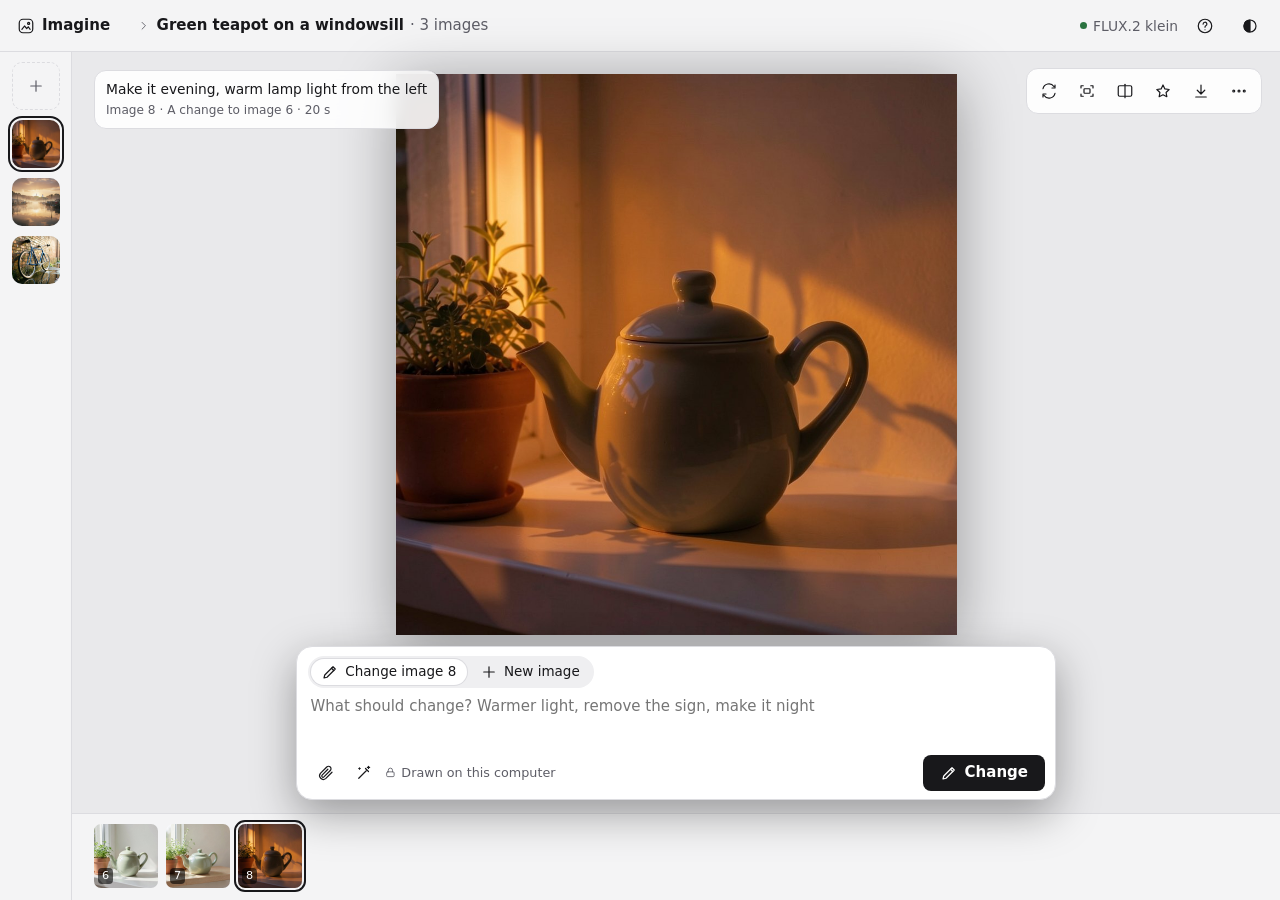
<file: assets/studio-direction/canvas.html>
<!doctype html>
<html lang="en">
<head>
<meta charset="utf-8">
<meta name="viewport" content="width=device-width, initial-scale=1">
<title>Studio: Canvas</title>
<link rel="stylesheet" href="base.css">
<style>
  /* Canvas: the image owns the window. Threads are a strip of pictures on the left, the thread's images
     a film strip at the bottom, and the writing box floats over the foot of the image. */
  body { display: grid; grid-template-columns: 72px minmax(0, 1fr); grid-template-rows: 52px minmax(0, 1fr); height: 100vh; overflow: hidden; }
  header { grid-column: 1 / -1; display: flex; align-items: center; gap: .6em; padding: 0 .8em 0 1.1em; border-bottom: 1px solid var(--line); background: var(--bg); }
  header .logo { display: flex; align-items: center; gap: .5em; font-weight: 650; }
  header .crumb { color: var(--soft); display: flex; align-items: center; gap: .4em; margin-left: 1.2em; }
  header .crumb b { color: var(--text); font-weight: 600; }
  header .crumb svg { width: .9em; height: .9em; }
  .rail { border-right: 1px solid var(--line); padding: 10px 0; display: flex; flex-direction: column; align-items: center; gap: 10px; overflow: auto; }
  .rail button { width: 48px; height: 48px; padding: 0; border-radius: 10px; overflow: hidden; outline-offset: 2px; justify-content: center; }
  .rail button img { width: 100%; height: 100%; object-fit: cover; }
  .rail button[aria-current=true] { outline: 2px solid var(--sel); }
  .rail .new { border: 1.5px dashed var(--line); color: var(--soft); }
  main { position: relative; background: var(--canvas); display: grid; grid-template-rows: minmax(0, 1fr) auto; min-height: 0; }
  .stage { position: relative; min-height: 0; }
  /* The picture's box stops above the floating writing box, so nothing ever covers the image. */
  .pic { position: absolute; inset: 22px 28px 178px; }
  .pic img { width: 100%; height: 100%; object-fit: contain; display: block; filter: drop-shadow(0 10px 30px rgba(0,0,0,.35)); }
  .tools-float { position: absolute; top: 16px; right: 18px; display: flex; gap: 2px; background: color-mix(in srgb, var(--panel) 88%, transparent);
                 backdrop-filter: blur(10px); border: 1px solid var(--line); border-radius: 12px; padding: 4px; }
  .caption { position: absolute; top: 18px; left: 22px; max-width: min(46ch, 40%); background: color-mix(in srgb, var(--panel) 88%, transparent);
             backdrop-filter: blur(10px); border: 1px solid var(--line); border-radius: 12px; padding: .6em .8em; font-size: .92em; }
  .caption .hint { display: block; margin-top: .2em; }
  .film { display: flex; gap: 8px; padding: 10px 22px 12px; border-top: 1px solid var(--line); background: var(--bg); overflow-x: auto; align-items: center; }
  .film button { padding: 0; height: 64px; border-radius: 7px; overflow: hidden; position: relative; flex: none; outline-offset: 2px; }
  .film button img { height: 100%; display: block; }
  .film button[aria-current=true] { outline: 2px solid var(--sel); }
  .film .n { position: absolute; left: 4px; bottom: 4px; font-size: .75em; padding: 0 .35em; border-radius: 4px; background: rgba(0,0,0,.6); color: #fff; }
  .box { position: absolute; left: 50%; bottom: 100px; transform: translateX(-50%); width: min(760px, calc(100% - 48px));
         background: var(--panel); border: 1px solid var(--line); border-radius: 16px; padding: .6em .7em .55em; box-shadow: 0 14px 44px rgba(0,0,0,.35); }
  .box .tools { display: flex; align-items: center; gap: 2px; }
  @media (max-width: 760px) {
    body { grid-template-columns: 1fr; grid-template-rows: 52px auto minmax(0, 1fr); }
    .rail { flex-direction: row; border-right: 0; border-bottom: 1px solid var(--line); padding: 8px 12px; justify-content: flex-start; }
    header .crumb, .caption { display: none; }
    .pic { inset: 60px 10px 190px; }
    .tools-float { top: 10px; right: 10px; }
    .box { bottom: 94px; }
  }
</style>
</head>
<body>
<script src="data.js"></script>
<script src="common.js"></script>
<header></header>
<nav class="rail" id="rail" aria-label="Threads"></nav>
<main>
  <div class="stage" id="stage"></div>
  <div class="film tip-up" id="film" aria-label="Images in this thread"></div>
  <form class="box tip-up" id="box" onsubmit="return false"></form>
</main>
<script>
document.querySelector('header').innerHTML = `<span class="logo">${icon('logo')}Imagine</span><span class="crumb" id="crumb"></span>
  <span style="flex:1"></span><span class="model"><span class="dot"></span>FLUX.2 klein</span>
  <button class="icon" data-tip="How this works">${icon('help')}</button><button class="icon" data-tip="Light or dark" onclick="toggleTheme()">${icon('theme')}</button>`;
function draw() {
  const t = thread(), c = current();
  $('crumb').innerHTML = `${icon('chev')}<b>${esc(t.title)}</b><span>· ${t.imgs.length} images</span>`;
  $('rail').innerHTML = `<button class="new" data-tip="New thread">${icon('plus')}</button>` + THREADS.map(x =>
    `<button aria-current="${x.id === t.id}" data-tip="${esc(x.title)}" onclick="openThread('${x.id}')"><img src="${x.imgs[x.imgs.length - 1].url}" alt=""></button>`).join('');
  $('stage').innerHTML = `<div class="pic"><img src="${c.url}" alt="${esc(c.prompt)}"></div>
    <div class="caption">${esc(c.prompt)}<span class="hint">Image ${c.id} · ${how(c)} · ${c.secs} s</span></div>
    <div class="tools-float">
      <button class="icon" data-tip="Try again">${icon('again')}</button><button class="icon" data-tip="Mark an area">${icon('area')}</button>
      ${c.parent ? `<button class="icon" data-tip="Compare with image ${c.parent}">${icon('split')}</button>` : ''}
      <button class="icon" data-tip="Star">${icon('star')}</button><button class="icon" data-tip="Save">${icon('down')}</button>
      <button class="icon" data-tip="More">${icon('more')}</button></div>`;
  $('film').innerHTML = t.imgs.map(i => `<button aria-current="${i.id === c.id}" aria-label="Image ${i.id}" onclick="pick(${i.id})"><img src="${i.url}" alt=""><span class="n">${i.id}</span></button>`).join('');
  $('box').innerHTML = composer();
}
draw();
</script>
</body>
</html>
</file>
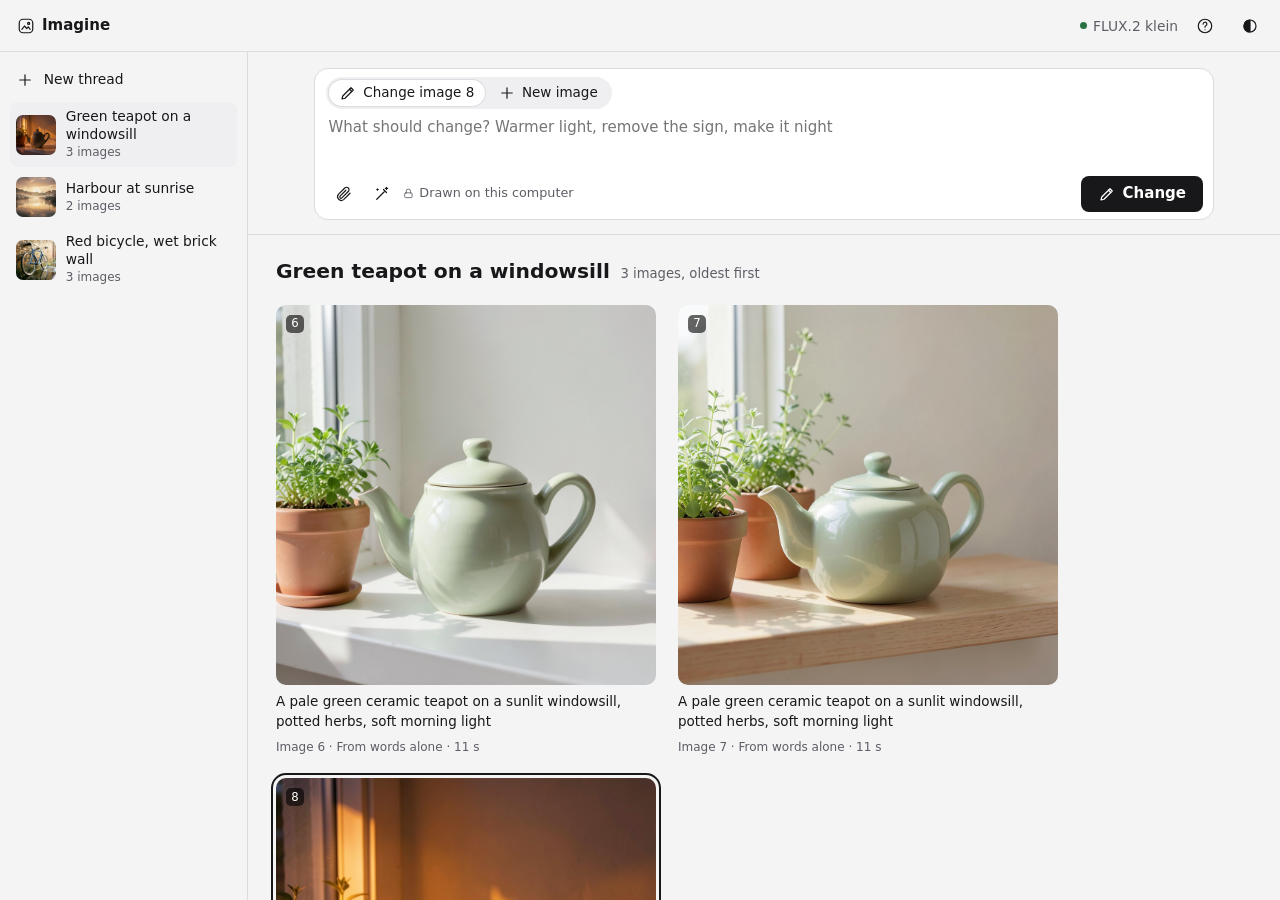
<file: assets/studio-direction/sheet.html>
<!doctype html>
<html lang="en">
<head>
<meta charset="utf-8">
<meta name="viewport" content="width=device-width, initial-scale=1">
<title>Studio: Contact sheet</title>
<link rel="stylesheet" href="base.css">
<style>
  /* Contact sheet: a thread's images sit side by side at their real shapes, large enough to judge,
     with the words that made each one under it. The writing box is docked on top, like a search bar.
     Open large shows one image over the page. */
  body { display: grid; grid-template-columns: 248px minmax(0, 1fr); grid-template-rows: 52px minmax(0, 1fr); height: 100vh; overflow: hidden; }
  header { grid-column: 1 / -1; display: flex; align-items: center; gap: .6em; padding: 0 .8em 0 1.1em; border-bottom: 1px solid var(--line); }
  header .logo { display: flex; align-items: center; gap: .5em; font-weight: 650; }
  .rail { border-right: 1px solid var(--line); padding: 10px; overflow: auto; display: grid; gap: 4px; align-content: start; }
  .rail button { width: 100%; padding: .4em; gap: .65em; white-space: normal; text-align: left; justify-content: flex-start; }
  .rail button[aria-current=true] { background: var(--raised); }
  .rail img { width: 40px; height: 40px; object-fit: cover; border-radius: 7px; flex: none; }
  .rail .t { display: block; font-size: .92em; line-height: 1.3; }
  .rail .c { display: block; font-size: .8em; color: var(--soft); }
  main { overflow: auto; min-height: 0; }
  .dock { position: sticky; top: 0; z-index: 5; background: var(--bg); padding: 16px 28px 14px; border-bottom: 1px solid var(--line); }
  .box { max-width: 900px; margin: 0 auto; background: var(--panel); border: 1px solid var(--line); border-radius: 14px; padding: .55em .7em .5em; }
  .box .tools { display: flex; align-items: center; gap: 2px; }
  .head { display: flex; align-items: baseline; gap: .7em; padding: 22px 28px 6px; }
  .head h1 { margin: 0; font-size: 1.35em; font-weight: 650; }
  .sheet { display: flex; flex-wrap: wrap; gap: 22px; padding: 12px 28px 40px; align-items: flex-start; }
  .tile { display: grid; gap: .5em; flex: 0 0 auto; }
  .tile .frame { position: relative; height: 380px; border-radius: 10px; overflow: hidden; outline-offset: 3px; cursor: pointer; background: var(--canvas); }
  .tile .frame img { height: 100%; display: block; }
  .tile[aria-current=true] .frame { outline: 2px solid var(--sel); }
  .tile .acts { position: absolute; left: 8px; right: 8px; bottom: 8px; display: flex; gap: 2px; padding: 4px; border-radius: 10px;
                background: rgba(16,16,18,.72); color: #fff; backdrop-filter: blur(8px); opacity: 0; transition: opacity .12s; }
  .tile .frame:hover .acts, .tile[aria-current=true] .acts { opacity: 1; }
  .tile .acts button:hover { background: rgba(255,255,255,.14); }
  .tile .n { position: absolute; left: 10px; top: 10px; font-size: .78em; padding: .05em .45em; border-radius: 5px; background: rgba(0,0,0,.6); color: #fff; }
  .tile .words { max-width: 100%; font-size: .9em; }
  .tile .meta { color: var(--soft); font-size: .8em; }
  .loupe { position: fixed; inset: 0; z-index: 20; background: rgba(8,8,9,.92); display: grid; grid-template-columns: minmax(0, 1fr) 320px; }
  .loupe .pic { padding: 28px; display: grid; place-items: center; min-height: 0; }
  .loupe .pic img { max-width: 100%; max-height: calc(100vh - 56px); object-fit: contain; }
  .loupe aside { background: var(--panel); padding: 18px; display: grid; gap: .8em; align-content: start; color: var(--text); }
  @media (max-width: 760px) {
    body { grid-template-columns: 1fr; grid-template-rows: 52px auto minmax(0, 1fr); }
    .rail { display: flex; overflow-x: auto; border-right: 0; border-bottom: 1px solid var(--line); }
    .rail button { width: 12em; flex: none; }
    .dock { padding: 10px 12px; } .head, .sheet { padding-left: 12px; padding-right: 12px; }
    .tile .frame { height: auto; width: calc(100vw - 24px); } .tile .frame img { width: 100%; height: auto; }
    .loupe { grid-template-columns: 1fr; }
  }
</style>
</head>
<body>
<script src="data.js"></script>
<script src="common.js"></script>
<header></header>
<nav class="rail" id="rail" aria-label="Threads"></nav>
<main>
  <div class="dock"><form class="box" id="box" onsubmit="return false"></form></div>
  <div class="head" id="head"></div>
  <div class="sheet" id="sheet"></div>
</main>
<div id="loupe"></div>
<script>
document.querySelector('header').innerHTML = `<span class="logo">${icon('logo')}Imagine</span>
  <span style="flex:1"></span><span class="model"><span class="dot"></span>FLUX.2 klein</span>
  <button class="icon" data-tip="How this works">${icon('help')}</button><button class="icon" data-tip="Light or dark" onclick="toggleTheme()">${icon('theme')}</button>`;
let large = params.get('loupe') ? true : false;
function draw() {
  const t = thread(), c = current();
  $('rail').innerHTML = `<button>${icon('plus')}<span class="t">New thread</span></button>` + THREADS.map(x =>
    `<button aria-current="${x.id === t.id}" onclick="openThread('${x.id}')"><img src="${x.imgs[x.imgs.length - 1].url}" alt="">
      <span><span class="t">${esc(x.title)}</span><span class="c">${x.imgs.length} images</span></span></button>`).join('');
  $('box').innerHTML = composer();
  $('head').innerHTML = `<h1>${esc(t.title)}</h1><span class="hint">${t.imgs.length} images, oldest first</span>`;
  $('sheet').innerHTML = t.imgs.map(i => `<div class="tile" aria-current="${i.id === c.id}">
      <div class="frame" onclick="pick(${i.id})"><img src="${i.url}" alt="${esc(i.prompt)}"><span class="n">${i.id}</span>
        <div class="acts"><button class="icon" data-tip="Try again">${icon('again')}</button><button class="icon" data-tip="Mark an area">${icon('area')}</button>
          <button class="icon" data-tip="Star">${icon('star')}</button><button class="icon" data-tip="Save">${icon('down')}</button>
          <span style="flex:1"></span><button class="icon" data-tip="Open large" onclick="event.stopPropagation(); large = true; pick(${i.id})">${icon('expand')}</button></div></div>
      <div class="words" style="width:0;min-width:100%">${esc(i.prompt)}</div><div class="meta">Image ${i.id} · ${how(i)} · ${i.secs} s</div></div>`).join('');
  $('loupe').innerHTML = large ? `<div class="loupe"><div class="pic"><img src="${c.url}" alt=""></div><aside>
      <div style="display:flex;align-items:center"><b>Image ${c.id}</b><span style="flex:1"></span><button class="icon" data-tip="Close" onclick="large = false; draw()">${icon('x')}</button></div>
      <div>${esc(c.prompt)}</div><div class="hint">${how(c)} · ${c.width} by ${c.height} · seed ${c.seed} · ${c.secs} s</div></aside></div>` : '';
}
draw();
</script>
</body>
</html>
</file>
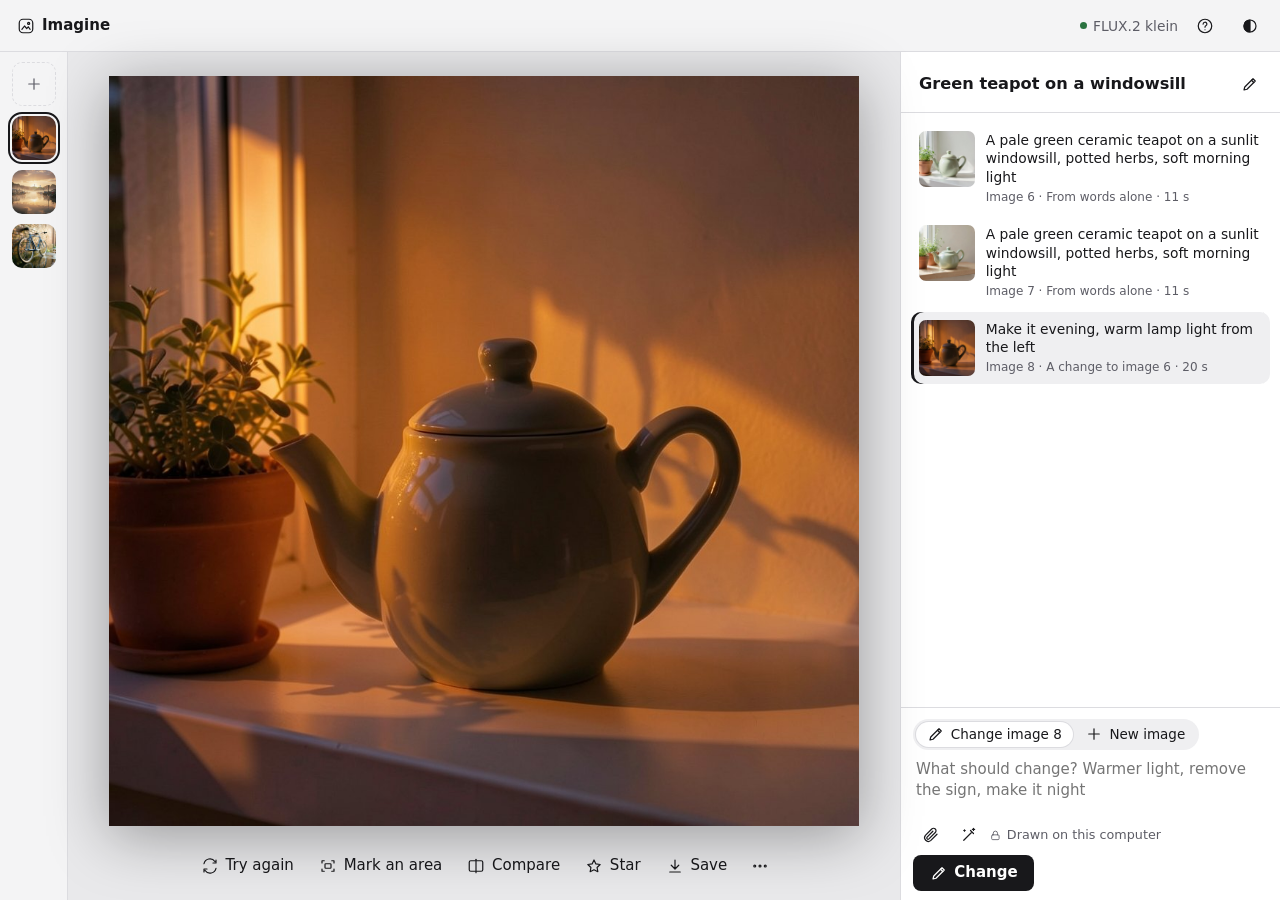
<file: assets/studio-direction/studio.html>
<!doctype html>
<html lang="en">
<head>
<meta charset="utf-8">
<meta name="viewport" content="width=device-width, initial-scale=1">
<title>Studio: Studio</title>
<link rel="stylesheet" href="base.css">
<style>
  /* Studio: a large image on a dark canvas, and beside it the thread as a history of what was asked and
     what came back, with the writing box at its foot. Reads like a conversation with the image. */
  body { display: grid; grid-template-columns: 68px minmax(0, 1fr) 380px; grid-template-rows: 52px minmax(0, 1fr); height: 100vh; overflow: hidden; }
  header { grid-column: 1 / -1; display: flex; align-items: center; gap: .6em; padding: 0 .8em 0 1.1em; border-bottom: 1px solid var(--line); }
  header .logo { display: flex; align-items: center; gap: .5em; font-weight: 650; }
  .rail { border-right: 1px solid var(--line); padding: 10px 0; display: flex; flex-direction: column; align-items: center; gap: 10px; overflow: auto; }
  .rail button { width: 44px; height: 44px; padding: 0; border-radius: 10px; overflow: hidden; justify-content: center; outline-offset: 2px; }
  .rail button img { width: 100%; height: 100%; object-fit: cover; }
  .rail button[aria-current=true] { outline: 2px solid var(--sel); }
  .rail .new { border: 1.5px dashed var(--line); color: var(--soft); }
  main { background: var(--canvas); display: grid; grid-template-rows: minmax(0, 1fr) auto; min-height: 0; }
  .stage { position: relative; min-height: 0; }
  .pic { position: absolute; inset: 24px 32px 12px; }
  .pic img { width: 100%; height: 100%; object-fit: contain; display: block; filter: drop-shadow(0 10px 30px rgba(0,0,0,.35)); }
  .bar { display: flex; justify-content: center; gap: 4px; padding: 10px 16px 16px; flex-wrap: wrap; }
  aside { border-left: 1px solid var(--line); background: var(--panel); display: grid; grid-template-rows: auto minmax(0, 1fr) auto; min-height: 0; }
  .top { display: flex; align-items: center; gap: .4em; padding: 14px 12px 10px 18px; border-bottom: 1px solid var(--line); }
  .top h1 { margin: 0; font-size: 1.08em; font-weight: 650; flex: 1; min-width: 0; }
  .log { overflow: auto; padding: 10px; display: grid; gap: 4px; align-content: start; }
  .step { display: grid; grid-template-columns: 56px minmax(0, 1fr); gap: .75em; padding: .5em; border-radius: 10px; text-align: left; white-space: normal;
          align-items: start; min-height: 0; width: 100%; }
  .step[aria-current=true] { background: var(--raised); box-shadow: inset 3px 0 0 var(--sel); }
  .step img { width: 56px; height: 56px; object-fit: cover; border-radius: 7px; }
  .step .w { display: block; font-size: .92em; line-height: 1.35; }
  .step .m { display: block; font-size: .8em; color: var(--soft); margin-top: .2em; }
  .box { border-top: 1px solid var(--line); padding: .7em .8em .6em; }
  .box .tools { display: flex; align-items: center; gap: 2px; flex-wrap: wrap; }
  @media (max-width: 960px) {
    body { grid-template-columns: 1fr; grid-template-rows: 52px auto auto auto; height: auto; overflow: auto; }
    .rail { flex-direction: row; border-right: 0; border-bottom: 1px solid var(--line); padding: 8px 12px; }
    main { min-height: 60vh; } .pic { position: static; padding: 12px; } .pic img { height: auto; max-height: 70vh; }
    aside { border-left: 0; border-top: 1px solid var(--line); }
  }
</style>
</head>
<body>
<script src="data.js"></script>
<script src="common.js"></script>
<header></header>
<nav class="rail" id="rail" aria-label="Threads"></nav>
<main><div class="stage" id="stage"></div><div class="bar" id="bar"></div></main>
<aside><div class="top" id="top"></div><div class="log" id="log"></div><form class="box tip-up" id="box" onsubmit="return false"></form></aside>
<script>
document.querySelector('header').innerHTML = `<span class="logo">${icon('logo')}Imagine</span>
  <span style="flex:1"></span><span class="model"><span class="dot"></span>FLUX.2 klein</span>
  <button class="icon" data-tip="How this works">${icon('help')}</button><button class="icon" data-tip="Light or dark" onclick="toggleTheme()">${icon('theme')}</button>`;
function draw() {
  const t = thread(), c = current();
  $('rail').innerHTML = `<button class="new" data-tip="New thread">${icon('plus')}</button>` + THREADS.map(x =>
    `<button aria-current="${x.id === t.id}" data-tip="${esc(x.title)}" onclick="openThread('${x.id}')"><img src="${x.imgs[x.imgs.length - 1].url}" alt=""></button>`).join('');
  $('stage').innerHTML = `<div class="pic"><img src="${c.url}" alt="${esc(c.prompt)}"></div>`;
  $('bar').innerHTML = `<button>${icon('again')}Try again</button><button>${icon('area')}Mark an area</button>
    ${c.parent ? `<button>${icon('split')}Compare</button>` : ''}<button>${icon('star')}Star</button><button>${icon('down')}Save</button><button class="icon" data-tip="More">${icon('more')}</button>`;
  $('top').innerHTML = `<h1>${esc(t.title)}</h1><button class="icon" data-tip="Rename">${icon('pencil')}</button>`;
  $('log').innerHTML = t.imgs.map(i => `<button class="step" aria-current="${i.id === c.id}" onclick="pick(${i.id})"><img src="${i.url}" alt="">
      <span><span class="w">${esc(i.prompt)}</span><span class="m">Image ${i.id} · ${how(i)} · ${i.secs} s</span></span></button>`).join('');
  $('box').innerHTML = composer();
}
draw();
</script>
</body>
</html>
</file>
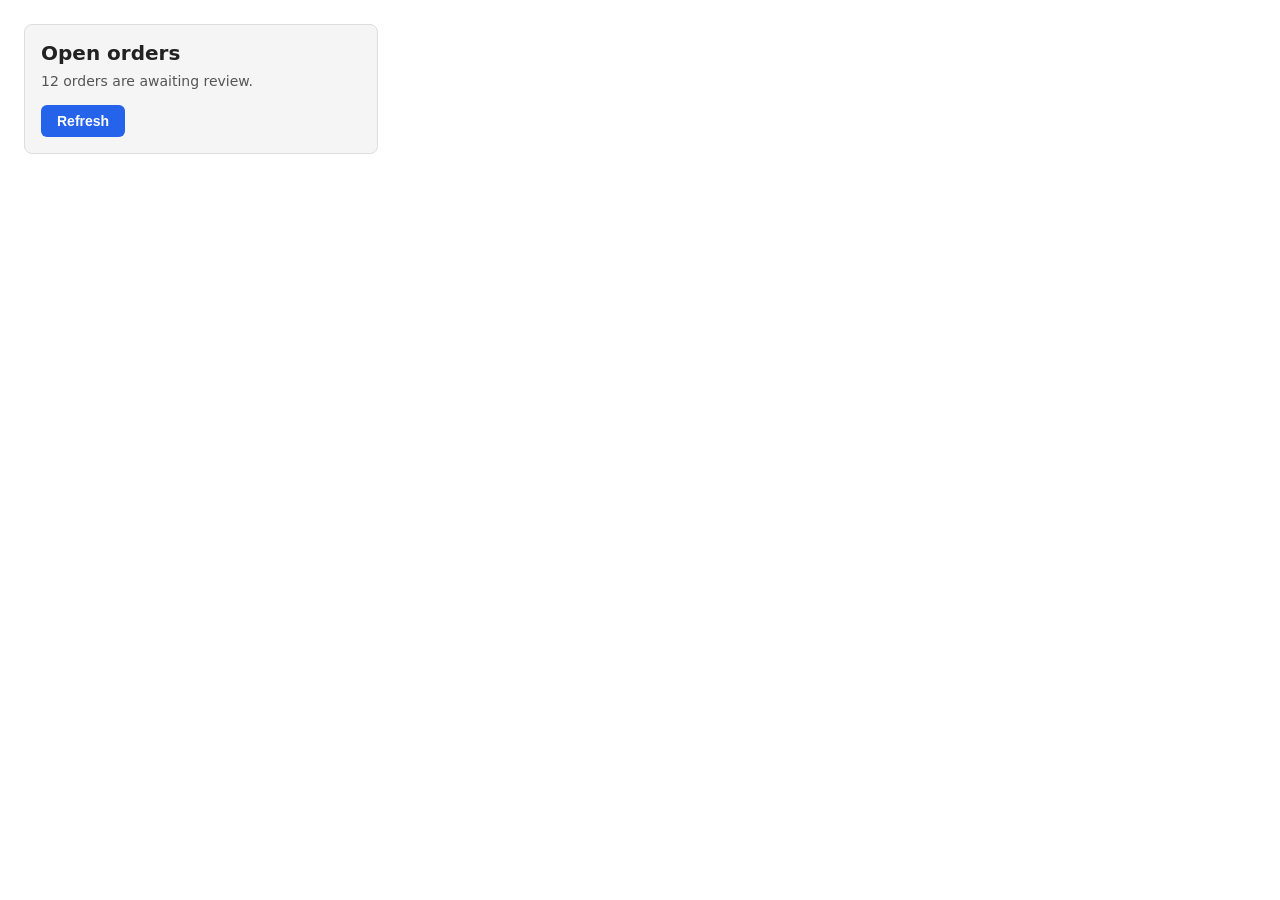
<file: probe/fixtures/e8-a.html>
<!doctype html>
<meta charset="utf-8" />
<title>E8 fixture A — reference</title>
<style>
  body { margin: 0; font-family: system-ui, sans-serif; background: #ffffff; }
  .card { width: 320px; margin: 24px; padding: 16px; border-radius: 8px;
          background: #f5f5f5; border: 1px solid #dddddd; }
  h1 { font-size: 20px; font-weight: 700; color: #222222; margin: 0 0 8px; }
  p  { font-size: 14px; color: #555555; margin: 0 0 16px; }
  button { background: #2563eb; color: #ffffff; font-size: 14px; font-weight: 600;
           padding: 8px 16px; border: 0; border-radius: 6px; }
</style>
<div class="card" id="card">
  <h1 id="title">Open orders</h1>
  <p id="body">12 orders are awaiting review.</p>
  <button id="cta">Refresh</button>
</div>
</file>
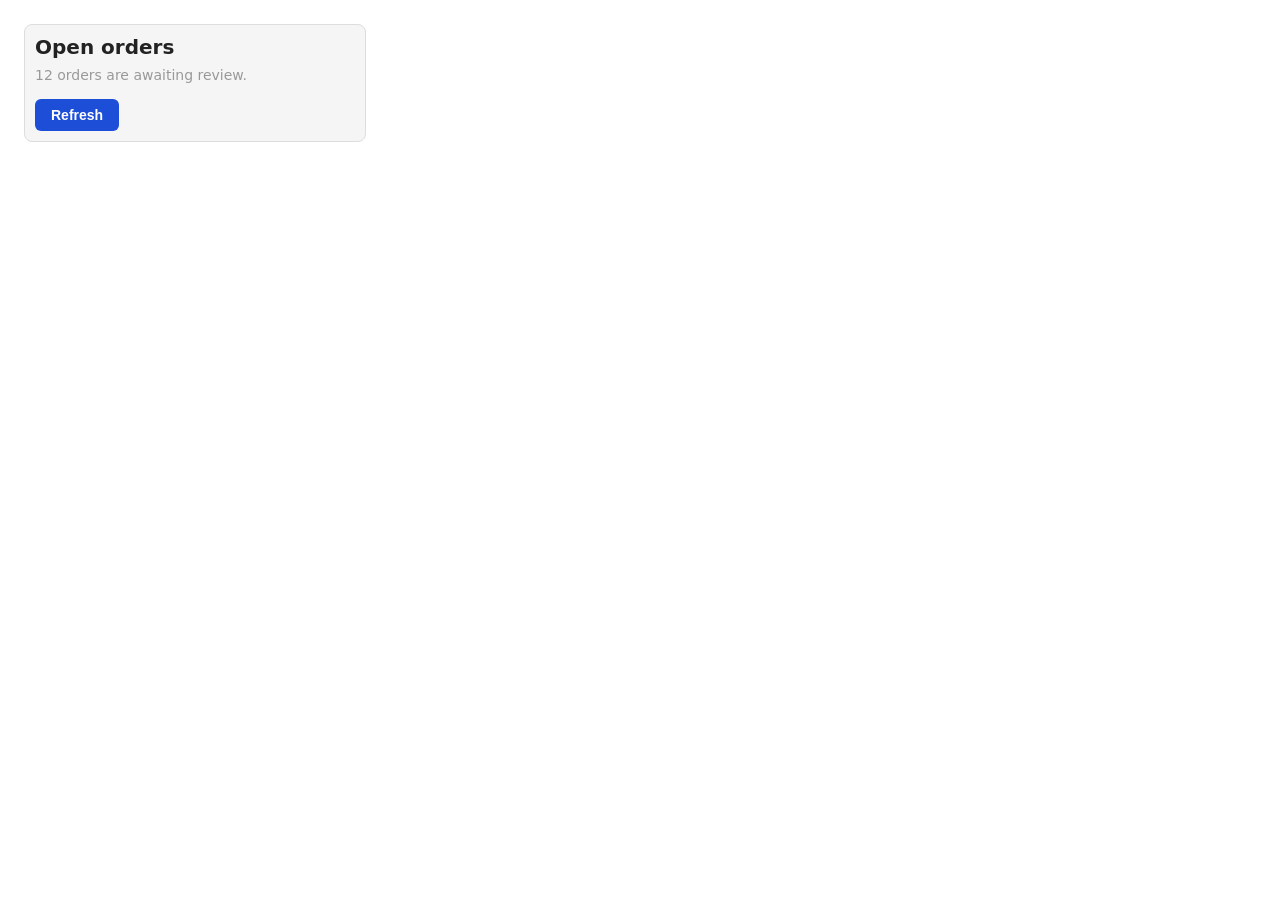
<file: probe/fixtures/e8-b.html>
<!doctype html>
<meta charset="utf-8" />
<title>E8 fixture B — recreation with planted divergences</title>
<style>
  /* Planted, exactly three: the CTA hue drifted, the body copy lost contrast,
     and the card's padding tightened. Everything else must measure identical. */
  body { margin: 0; font-family: system-ui, sans-serif; background: #ffffff; }
  .card { width: 320px; margin: 24px; padding: 10px; border-radius: 8px;
          background: #f5f5f5; border: 1px solid #dddddd; }
  h1 { font-size: 20px; font-weight: 700; color: #222222; margin: 0 0 8px; }
  p  { font-size: 14px; color: #999999; margin: 0 0 16px; }
  button { background: #1d4ed8; color: #ffffff; font-size: 14px; font-weight: 600;
           padding: 8px 16px; border: 0; border-radius: 6px; }
</style>
<div class="card" id="card">
  <h1 id="title">Open orders</h1>
  <p id="body">12 orders are awaiting review.</p>
  <button id="cta">Refresh</button>
</div>
</file>
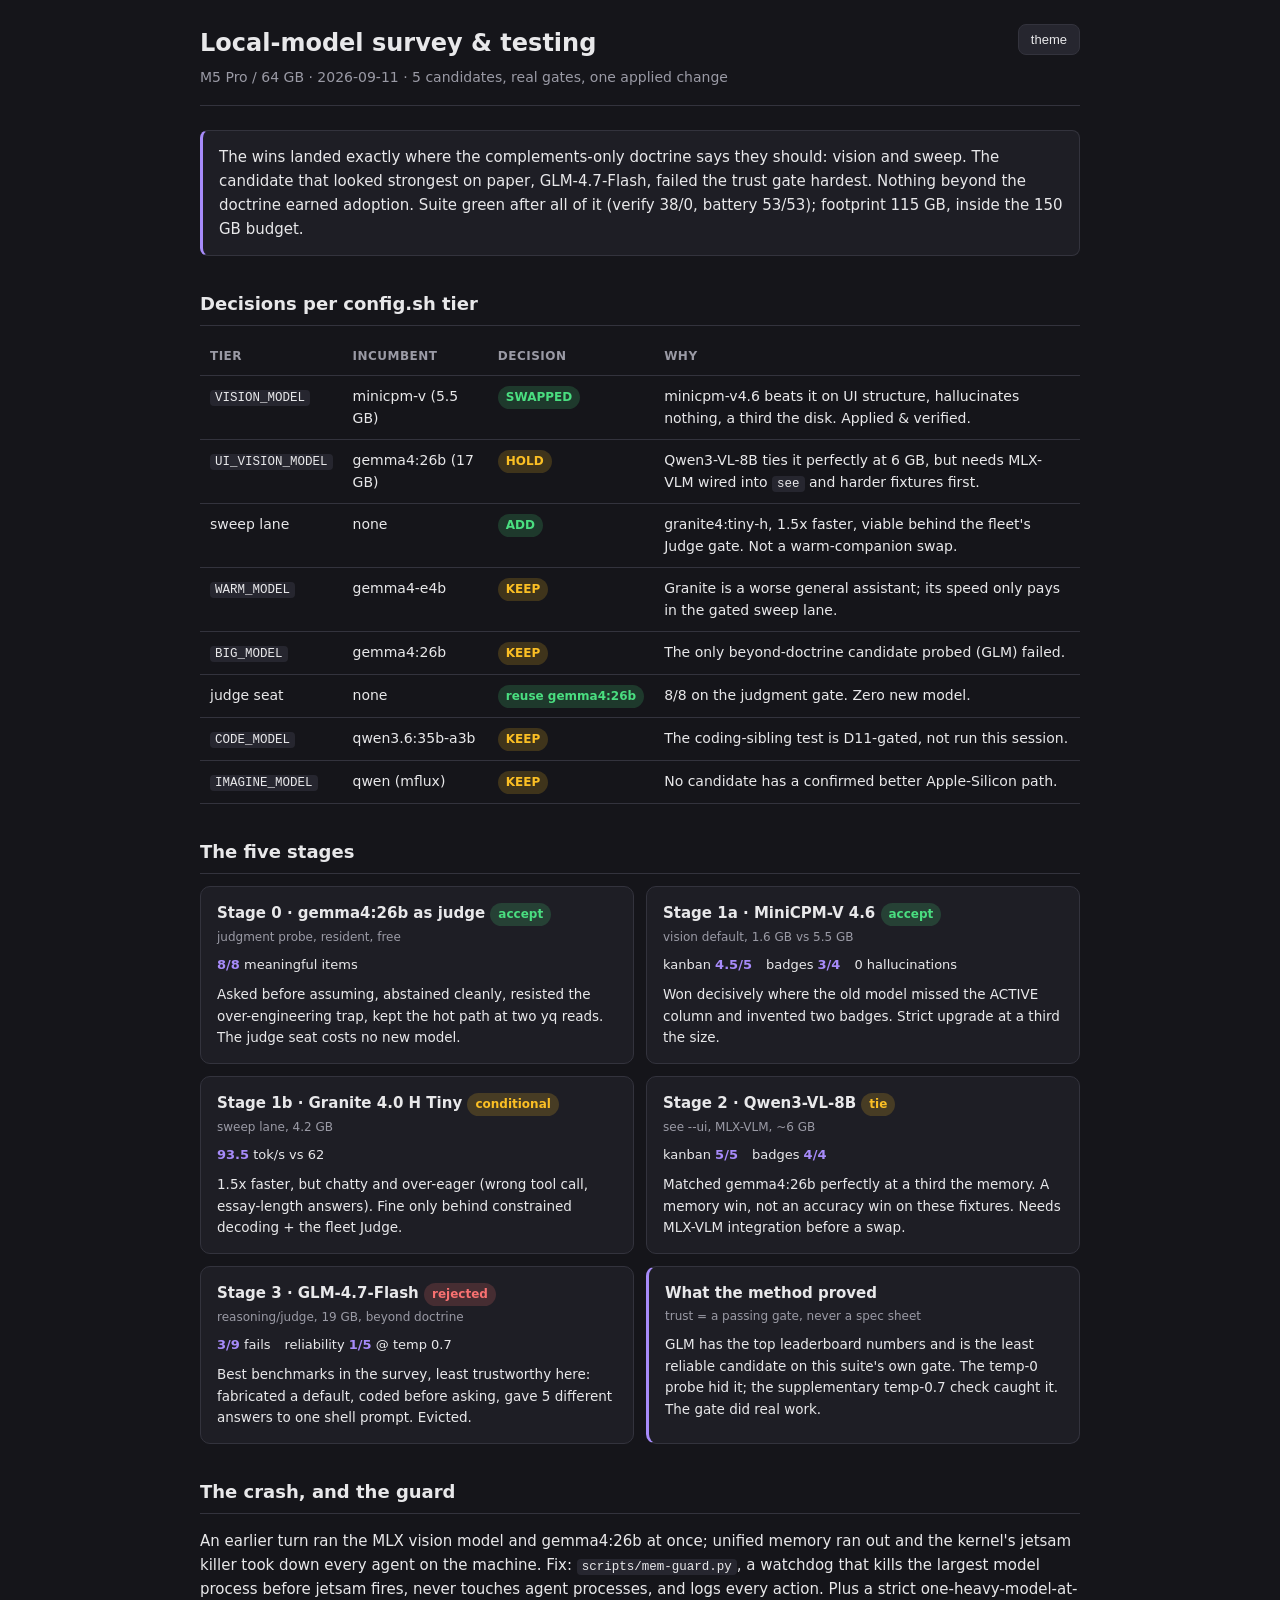
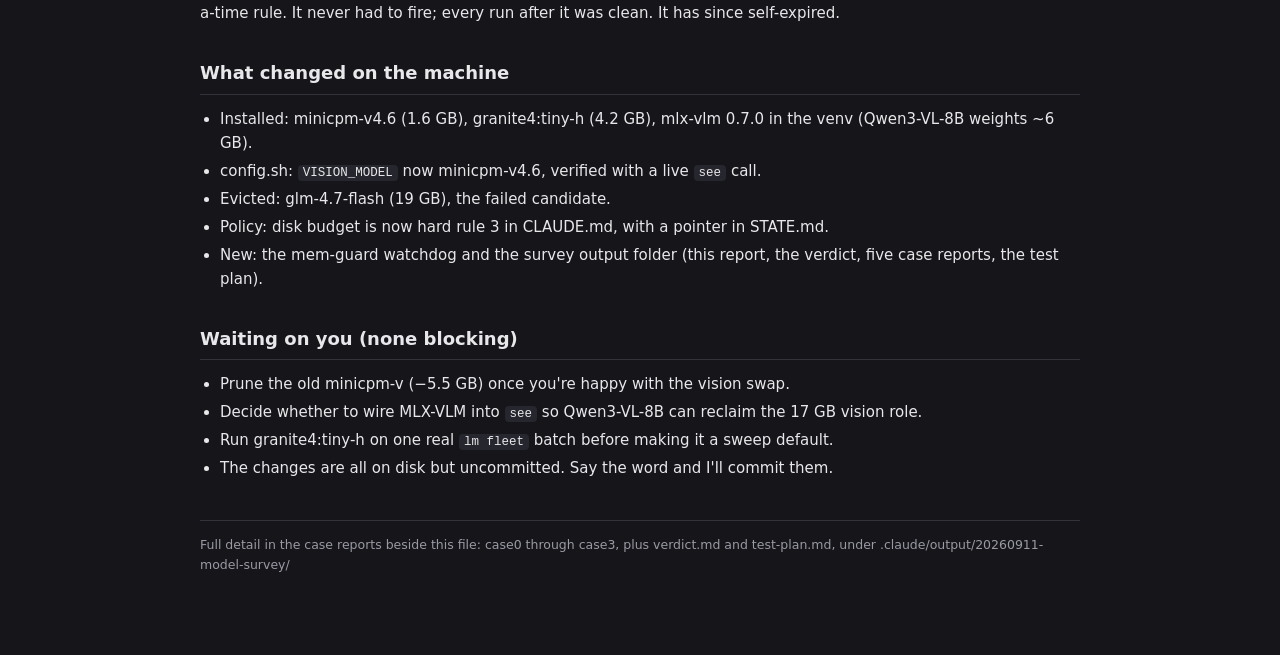
<file: .claude/output/20260911-model-survey/report.html>
<!DOCTYPE html>
<html lang="en" data-theme="dark">
<head>
<meta charset="utf-8">
<meta name="viewport" content="width=device-width, initial-scale=1">
<title>Local-model survey and testing</title>
<style>
  :root{
    --bg:#f7f7f5; --surface:#ffffff; --surface2:#f0f0ee; --text:#1a1a19;
    --dim:#6b6b66; --border:#e2e2dd; --accent:#7c3aed;
    --ok:#16a34a; --hold:#d97706; --no:#dc2626; --info:#0ea5e9;
  }
  :root[data-theme="dark"]{
    --bg:#15151a; --surface:#1e1e25; --surface2:#26262f; --text:#e8e8ea;
    --dim:#9a9aa5; --border:#33333d; --accent:#a78bfa;
    --ok:#4ade80; --hold:#fbbf24; --no:#f87171; --info:#38bdf8;
  }
  *{box-sizing:border-box}
  body{margin:0;background:var(--bg);color:var(--text);
    font:15px/1.6 -apple-system,BlinkMacSystemFont,"Segoe UI",system-ui,sans-serif}
  .wrap{max-width:920px;margin:0 auto;padding:24px 20px 80px}
  header{display:flex;justify-content:space-between;align-items:flex-start;gap:16px;
    border-bottom:1px solid var(--border);padding-bottom:16px;margin-bottom:24px}
  h1{font-size:24px;margin:0 0 4px}
  h2{font-size:18px;margin:34px 0 12px;padding-bottom:6px;border-bottom:1px solid var(--border)}
  .sub{color:var(--dim);font-size:14px}
  .toggle{background:var(--surface2);border:1px solid var(--border);color:var(--text);
    border-radius:8px;padding:7px 12px;cursor:pointer;font-size:13px;white-space:nowrap}
  .lead{background:var(--surface);border:1px solid var(--border);border-left:3px solid var(--accent);
    border-radius:8px;padding:14px 16px;margin:0 0 8px}
  table{width:100%;border-collapse:collapse;margin:8px 0;font-size:14px}
  th,td{text-align:left;padding:9px 10px;border-bottom:1px solid var(--border);vertical-align:top}
  th{color:var(--dim);font-weight:600;font-size:12px;text-transform:uppercase;letter-spacing:.04em}
  .tag{display:inline-block;font-size:12px;font-weight:700;padding:2px 8px;border-radius:99px;white-space:nowrap}
  .t-ok{background:color-mix(in oklab,var(--ok) 18%,transparent);color:var(--ok)}
  .t-hold{background:color-mix(in oklab,var(--hold) 18%,transparent);color:var(--hold)}
  .t-no{background:color-mix(in oklab,var(--no) 18%,transparent);color:var(--no)}
  .cards{display:grid;gap:12px;grid-template-columns:1fr}
  @media(min-width:620px){.cards{grid-template-columns:1fr 1fr}}
  .card{background:var(--surface);border:1px solid var(--border);border-radius:10px;padding:14px 16px}
  .card h3{margin:0 0 2px;font-size:15px}
  .card .role{color:var(--dim);font-size:12px;margin-bottom:8px}
  .card p{margin:8px 0 0;font-size:13.5px;color:var(--text)}
  .metrics{display:flex;gap:14px;flex-wrap:wrap;margin:6px 0 2px;font-size:13px}
  .metrics b{color:var(--accent)}
  code{background:var(--surface2);padding:1px 5px;border-radius:4px;font-size:12.5px}
  ul{margin:8px 0;padding-left:20px}
  li{margin:4px 0}
  .foot{color:var(--dim);font-size:12.5px;margin-top:40px;border-top:1px solid var(--border);padding-top:14px}
</style>
</head>
<body>
<div class="wrap">
  <header>
    <div>
      <h1>Local-model survey &amp; testing</h1>
      <div class="sub">M5 Pro / 64 GB &middot; 2026-09-11 &middot; 5 candidates, real gates, one applied change</div>
    </div>
    <button class="toggle" onclick="var r=document.documentElement;r.setAttribute('data-theme',r.getAttribute('data-theme')==='dark'?'light':'dark')">theme</button>
  </header>

  <p class="lead">The wins landed exactly where the complements-only doctrine says they should: vision and sweep. The candidate that looked strongest on paper, GLM-4.7-Flash, failed the trust gate hardest. Nothing beyond the doctrine earned adoption. Suite green after all of it (verify 38/0, battery 53/53); footprint 115 GB, inside the 150 GB budget.</p>

  <h2>Decisions per config.sh tier</h2>
  <table>
    <thead><tr><th>Tier</th><th>Incumbent</th><th>Decision</th><th>Why</th></tr></thead>
    <tbody>
      <tr><td><code>VISION_MODEL</code></td><td>minicpm-v (5.5 GB)</td><td><span class="tag t-ok">SWAPPED</span></td><td>minicpm-v4.6 beats it on UI structure, hallucinates nothing, a third the disk. Applied &amp; verified.</td></tr>
      <tr><td><code>UI_VISION_MODEL</code></td><td>gemma4:26b (17 GB)</td><td><span class="tag t-hold">HOLD</span></td><td>Qwen3-VL-8B ties it perfectly at 6 GB, but needs MLX-VLM wired into <code>see</code> and harder fixtures first.</td></tr>
      <tr><td>sweep lane</td><td>none</td><td><span class="tag t-ok">ADD</span></td><td>granite4:tiny-h, 1.5x faster, viable behind the fleet's Judge gate. Not a warm-companion swap.</td></tr>
      <tr><td><code>WARM_MODEL</code></td><td>gemma4-e4b</td><td><span class="tag t-hold">KEEP</span></td><td>Granite is a worse general assistant; its speed only pays in the gated sweep lane.</td></tr>
      <tr><td><code>BIG_MODEL</code></td><td>gemma4:26b</td><td><span class="tag t-hold">KEEP</span></td><td>The only beyond-doctrine candidate probed (GLM) failed.</td></tr>
      <tr><td>judge seat</td><td>none</td><td><span class="tag t-ok">reuse gemma4:26b</span></td><td>8/8 on the judgment gate. Zero new model.</td></tr>
      <tr><td><code>CODE_MODEL</code></td><td>qwen3.6:35b-a3b</td><td><span class="tag t-hold">KEEP</span></td><td>The coding-sibling test is D11-gated, not run this session.</td></tr>
      <tr><td><code>IMAGINE_MODEL</code></td><td>qwen (mflux)</td><td><span class="tag t-hold">KEEP</span></td><td>No candidate has a confirmed better Apple-Silicon path.</td></tr>
    </tbody>
  </table>

  <h2>The five stages</h2>
  <div class="cards">
    <div class="card">
      <h3>Stage 0 &middot; gemma4:26b as judge <span class="tag t-ok">accept</span></h3>
      <div class="role">judgment probe, resident, free</div>
      <div class="metrics"><span><b>8/8</b> meaningful items</span></div>
      <p>Asked before assuming, abstained cleanly, resisted the over-engineering trap, kept the hot path at two yq reads. The judge seat costs no new model.</p>
    </div>
    <div class="card">
      <h3>Stage 1a &middot; MiniCPM-V 4.6 <span class="tag t-ok">accept</span></h3>
      <div class="role">vision default, 1.6 GB vs 5.5 GB</div>
      <div class="metrics"><span>kanban <b>4.5/5</b></span><span>badges <b>3/4</b></span><span>0 hallucinations</span></div>
      <p>Won decisively where the old model missed the ACTIVE column and invented two badges. Strict upgrade at a third the size.</p>
    </div>
    <div class="card">
      <h3>Stage 1b &middot; Granite 4.0 H Tiny <span class="tag t-hold">conditional</span></h3>
      <div class="role">sweep lane, 4.2 GB</div>
      <div class="metrics"><span><b>93.5</b> tok/s vs 62</span></div>
      <p>1.5x faster, but chatty and over-eager (wrong tool call, essay-length answers). Fine only behind constrained decoding + the fleet Judge.</p>
    </div>
    <div class="card">
      <h3>Stage 2 &middot; Qwen3-VL-8B <span class="tag t-hold">tie</span></h3>
      <div class="role">see --ui, MLX-VLM, ~6 GB</div>
      <div class="metrics"><span>kanban <b>5/5</b></span><span>badges <b>4/4</b></span></div>
      <p>Matched gemma4:26b perfectly at a third the memory. A memory win, not an accuracy win on these fixtures. Needs MLX-VLM integration before a swap.</p>
    </div>
    <div class="card">
      <h3>Stage 3 &middot; GLM-4.7-Flash <span class="tag t-no">rejected</span></h3>
      <div class="role">reasoning/judge, 19 GB, beyond doctrine</div>
      <div class="metrics"><span><b>3/9</b> fails</span><span>reliability <b>1/5</b> @ temp 0.7</span></div>
      <p>Best benchmarks in the survey, least trustworthy here: fabricated a default, coded before asking, gave 5 different answers to one shell prompt. Evicted.</p>
    </div>
    <div class="card" style="border-left:3px solid var(--accent)">
      <h3>What the method proved</h3>
      <div class="role">trust = a passing gate, never a spec sheet</div>
      <p>GLM has the top leaderboard numbers and is the least reliable candidate on this suite's own gate. The temp-0 probe hid it; the supplementary temp-0.7 check caught it. The gate did real work.</p>
    </div>
  </div>

  <h2>The crash, and the guard</h2>
  <p>An earlier turn ran the MLX vision model and gemma4:26b at once; unified memory ran out and the kernel's jetsam killer took down every agent on the machine. Fix: <code>scripts/mem-guard.py</code>, a watchdog that kills the largest model process before jetsam fires, never touches agent processes, and logs every action. Plus a strict one-heavy-model-at-a-time rule. It never had to fire; every run after it was clean. It has since self-expired.</p>

  <h2>What changed on the machine</h2>
  <ul>
    <li>Installed: minicpm-v4.6 (1.6 GB), granite4:tiny-h (4.2 GB), mlx-vlm 0.7.0 in the venv (Qwen3-VL-8B weights ~6 GB).</li>
    <li>config.sh: <code>VISION_MODEL</code> now minicpm-v4.6, verified with a live <code>see</code> call.</li>
    <li>Evicted: glm-4.7-flash (19 GB), the failed candidate.</li>
    <li>Policy: disk budget is now hard rule 3 in CLAUDE.md, with a pointer in STATE.md.</li>
    <li>New: the mem-guard watchdog and the survey output folder (this report, the verdict, five case reports, the test plan).</li>
  </ul>

  <h2>Waiting on you (none blocking)</h2>
  <ul>
    <li>Prune the old minicpm-v (&minus;5.5 GB) once you're happy with the vision swap.</li>
    <li>Decide whether to wire MLX-VLM into <code>see</code> so Qwen3-VL-8B can reclaim the 17 GB vision role.</li>
    <li>Run granite4:tiny-h on one real <code>lm fleet</code> batch before making it a sweep default.</li>
    <li>The changes are all on disk but uncommitted. Say the word and I'll commit them.</li>
  </ul>

  <div class="foot">Full detail in the case reports beside this file: case0 through case3, plus verdict.md and test-plan.md, under .claude/output/20260911-model-survey/</div>
</div>
</body>
</html>
</file>
<file: assets/studio-direction/base.css>
/* Shared look for the three studio directions. The chrome is neutral so the image is the colour on
   screen. Three palettes differ only in what marks the main action and the selection:
   graphite (no hue: the main button is the text colour inverted), blue, and amber (today's page).
   Red and green are kept for state in all three. Dark follows the OS until the reader picks. */
:root {
  --bg: #111113; --canvas: #0b0b0c; --panel: #18181b; --raised: #222226; --line: #2c2c31;
  --text: #ededf0; --soft: #9d9da6; --faint: #6c6c75;
  --act: #ededf0; --act-ink: #111113; --sel: #ededf0;
  --bad: #ff8a80; --good: #86c995;
  --fs: 15px; --control: 36px; --i: 18px; --r: 10px;
  color-scheme: dark;
}
:root[data-palette="blue"] { --act: #5b93ff; --act-ink: #fff; --sel: #5b93ff; }
:root[data-palette="amber"] { --act: #f2b84b; --act-ink: #1b1608; --sel: #f2b84b; }
@media (prefers-color-scheme: light) { :root:not([data-theme="dark"]) {
  --bg: #f4f4f5; --canvas: #e9e9eb; --panel: #ffffff; --raised: #efeff1; --line: #dcdce0;
  --text: #18181b; --soft: #5d5d66; --faint: #8a8a93;
  --act: #18181b; --act-ink: #fff; --sel: #18181b; --bad: #b3261e; --good: #2a7340; color-scheme: light; } }
:root[data-theme="light"] {
  --bg: #f4f4f5; --canvas: #e9e9eb; --panel: #ffffff; --raised: #efeff1; --line: #dcdce0;
  --text: #18181b; --soft: #5d5d66; --faint: #8a8a93;
  --act: #18181b; --act-ink: #fff; --sel: #18181b; --bad: #b3261e; --good: #2a7340; color-scheme: light; }
:root[data-theme="light"][data-palette="blue"] { --act: #2f6fe4; --sel: #2f6fe4; }
:root[data-theme="light"][data-palette="amber"] { --act: #f2b84b; --act-ink: #1b1608; --sel: #8a5a00; }
@media (prefers-color-scheme: light) {
  :root:not([data-theme="dark"])[data-palette="blue"] { --act: #2f6fe4; --sel: #2f6fe4; }
  :root:not([data-theme="dark"])[data-palette="amber"] { --act: #f2b84b; --act-ink: #1b1608; --sel: #8a5a00; }
}

* { box-sizing: border-box; }
[hidden] { display: none !important; }
html, body { margin: 0; height: 100%; }
body { background: var(--bg); color: var(--text); font: var(--fs)/1.45 -apple-system, "Segoe UI", system-ui, sans-serif; }
svg.i { width: var(--i); height: var(--i); flex: none; fill: none; stroke: currentColor; stroke-width: 1.6; stroke-linecap: round; stroke-linejoin: round; }
button, select, textarea { font: inherit; color: inherit; }
button { display: inline-flex; align-items: center; gap: .45em; min-height: var(--control); padding: 0 .7em; background: transparent;
         border: 0; border-radius: 8px; cursor: pointer; white-space: nowrap; }
button:hover { background: var(--raised); }
button:focus-visible, textarea:focus-visible { outline: 2px solid var(--sel); outline-offset: 2px; }
button.icon { width: var(--control); padding: 0; justify-content: center; }
button.go { background: var(--act); color: var(--act-ink); font-weight: 600; padding: 0 1.1em; }
button.go:hover { background: var(--act); filter: brightness(1.08); }
button[aria-pressed=true] { background: var(--raised); }
.hint { color: var(--soft); font-size: .88em; }
[data-tip] { position: relative; }
[data-tip]:hover::after { content: attr(data-tip); position: absolute; top: calc(100% + 6px); left: 50%; transform: translateX(-50%); z-index: 50;
  width: max-content; max-width: 16em; padding: .4em .6em; background: var(--text); color: var(--bg); border-radius: 7px; font-size: .85em; white-space: normal; }
.tip-up [data-tip]:hover::after { top: auto; bottom: calc(100% + 6px); }
textarea { width: 100%; resize: none; background: transparent; border: 0; padding: .55em .2em; line-height: 1.45; outline: none; }
.mode { display: inline-flex; background: var(--raised); border-radius: 99px; padding: 3px; gap: 2px; }
.mode button { min-height: 1.9em; border-radius: 99px; padding: 0 .8em; font-size: .9em; }
.mode button[aria-pressed=true] { background: var(--panel); box-shadow: 0 0 0 1px var(--line); }
.where { display: inline-flex; align-items: center; gap: .4em; color: var(--soft); font-size: .85em; }
.where svg { width: 1em; height: 1em; }
.model { display: inline-flex; align-items: center; gap: .45em; color: var(--soft); font-size: .92em; }
.dot { width: 7px; height: 7px; border-radius: 50%; background: var(--good); }
</file>
